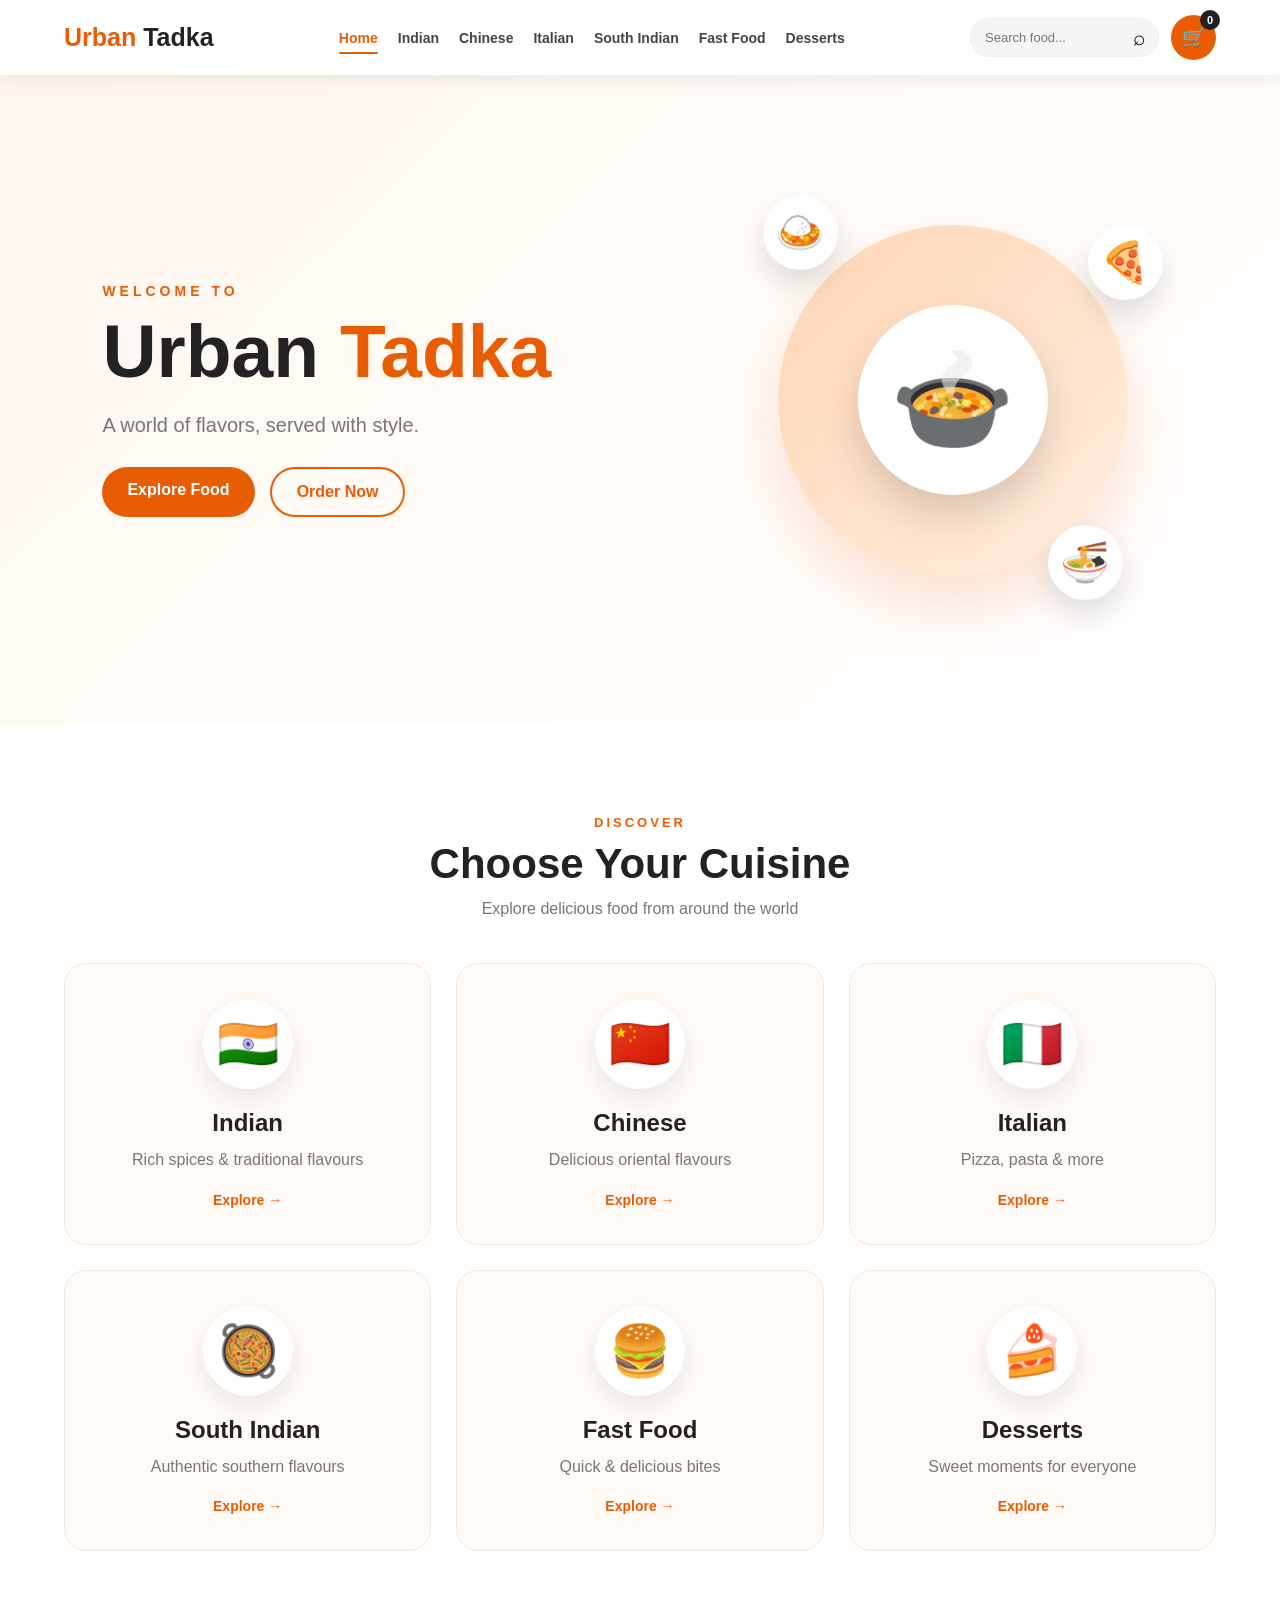
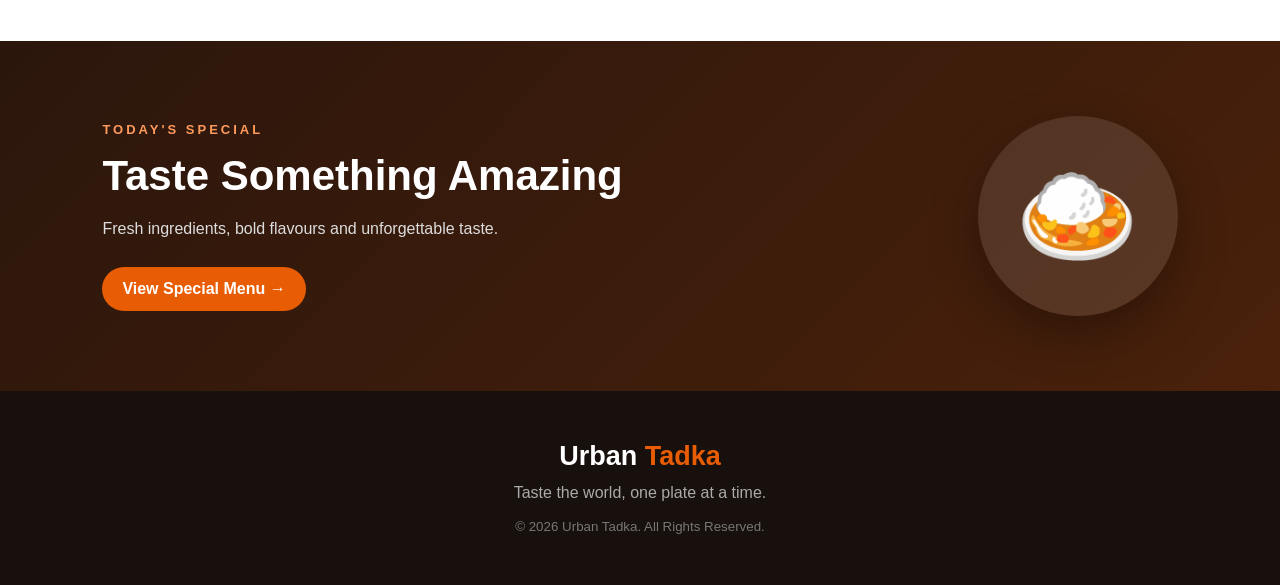
<file: index.html>
<!DOCTYPE html>
<html lang="en">

<head>

    <meta charset="UTF-8">

    <meta
        name="viewport"
        content="width=device-width, initial-scale=1.0"
    >

    <title>Urban Tadka | 3D Restaurant</title>

    <link
        rel="stylesheet"
        href="style.css"
    >

</head>


<body>


    <!-- =====================================
         NAVBAR
    ====================================== -->

    <header class="navbar">


        <a
            href="index.html"
            class="logo"
        >
            <span>Urban</span> Tadka
        </a>


        <nav
            class="nav-links"
            id="navLinks"
        >
            <!-- JavaScript automatically adds links -->
        </nav>


        <div class="nav-actions">


            <!-- SEARCH -->

            <div class="search-box">

                <input
                    type="text"
                    id="searchInput"
                    placeholder="Search food..."
                    autocomplete="off"
                >

                <button id="searchBtn">
                    ⌕
                </button>

            </div>


            <!-- CART -->

            <button
                class="cart-btn"
                id="cartBtn"
            >

                🛒

                <span id="cartCount">
                    0
                </span>

            </button>


        </div>

    </header>



    <!-- =====================================
         HERO
    ====================================== -->

    <section class="hero">


        <div class="hero-content">


            <p class="hero-small">
                WELCOME TO
            </p>


            <h1>
                Urban <span>Tadka</span>
            </h1>


            <p class="hero-text">
                A world of flavors, served with style.
            </p>


            <div class="hero-buttons">


                <a
                    href="#cuisines"
                    class="primary-btn"
                >
                    Explore Food
                </a>


                <a
                    href="indian.html"
                    class="secondary-btn"
                >
                    Order Now
                </a>


            </div>


        </div>



        <!-- 3D FOOD -->

        <div class="hero-food">


            <div class="food-circle"></div>


            <div class="floating-food food-one">
                🍛
            </div>


            <div class="floating-food food-two">
                🍕
            </div>


            <div class="floating-food food-three">
                🍜
            </div>


            <div class="main-food">
                🍲
            </div>


        </div>


    </section>



    <!-- =====================================
         CUISINES
    ====================================== -->

    <section
        class="cuisines"
        id="cuisines"
    >


        <div class="section-heading">


            <p>
                DISCOVER
            </p>


            <h2>
                Choose Your Cuisine
            </h2>


            <span>
                Explore delicious food from around the world
            </span>


        </div>



        <!-- Cards automatically generated -->

        <div
            class="cuisine-grid"
            id="cuisineGrid"
        >
        </div>


    </section>



    <!-- =====================================
         SEARCH RESULTS
    ====================================== -->

    <section
        class="search-results"
        id="searchResults"
    >


        <div class="section-heading">


            <p>
                SEARCH
            </p>


            <h2>
                Search Results
            </h2>


            <span id="searchText">
            </span>


        </div>


        <div
            class="search-grid"
            id="searchGrid"
        >
        </div>


    </section>



    <!-- =====================================
         TODAY SPECIAL
    ====================================== -->

    <section class="special">


        <div class="special-text">


            <p>
                TODAY'S SPECIAL
            </p>


            <h2>
                Taste Something Amazing
            </h2>


            <span>
                Fresh ingredients, bold flavours and
                unforgettable taste.
            </span>


            <a href="indian.html">
                View Special Menu →
            </a>


        </div>


        <div class="special-food">
            🍛
        </div>


    </section>



    <!-- =====================================
         CART
    ====================================== -->

    <div
        class="cart-overlay"
        id="cartOverlay"
    >


        <div class="cart-box">


            <button
                class="close-cart"
                id="closeCart"
            >
                ×
            </button>


            <h2>
                Your Cart 🛒
            </h2>


            <div id="cartItems">


                <p class="empty-cart">
                    Your cart is empty.
                </p>


            </div>


            <div class="cart-total">


                <span>
                    Total
                </span>


                <strong id="cartTotal">
                    ₹0
                </strong>


            </div>


            <button
                class="checkout-btn"
                id="checkoutBtn"
            >
                Checkout
            </button>


        </div>


    </div>



    <!-- =====================================
         FOOTER
    ====================================== -->

    <footer>


        <div class="footer-logo">

            Urban
            <span>Tadka</span>

        </div>


        <p>
            Taste the world, one plate at a time.
        </p>


        <small>
            © 2026 Urban Tadka. All Rights Reserved.
        </small>


    </footer>



    <script src="script.js"></script>

</body>

</html>
</file>
<file: style.css>
/* =========================================
   RESET
========================================= */

* {
    margin: 0;
    padding: 0;
    box-sizing: border-box;
}


html {
    scroll-behavior: smooth;
}


body {
    font-family:
        Arial,
        Helvetica,
        sans-serif;

    background: #fffaf5;

    color: #222;

    overflow-x: hidden;
}


/* =========================================
   NAVBAR
========================================= */

.navbar {

    width: 100%;

    min-height: 75px;

    display: flex;

    align-items: center;

    justify-content: space-between;

    gap: 25px;

    padding: 15px 5%;

    background: #ffffff;

    box-shadow:
        0 4px 20px
        rgba(0, 0, 0, 0.08);

    position: sticky;

    top: 0;

    z-index: 1000;
}


/* LOGO */

.logo {

    text-decoration: none;

    color: #222;

    font-size: 25px;

    font-weight: 800;

    white-space: nowrap;
}


.logo span {

    color: #e85d04;

}


/* NAV LINKS */

.nav-links {

    display: flex;

    align-items: center;

    justify-content: center;

    gap: 20px;

    flex: 1;
}


.nav-links a {

    text-decoration: none;

    color: #444;

    font-size: 14px;

    font-weight: 600;

    position: relative;

    padding: 8px 0;

    transition: 0.3s;
}


.nav-links a:hover {

    color: #e85d04;

}


.nav-links a.active {

    color: #e85d04;

}


.nav-links a.active::after {

    content: "";

    position: absolute;

    left: 0;

    right: 0;

    bottom: 0;

    height: 2px;

    background: #e85d04;

    border-radius: 10px;

}


/* =========================================
   NAV ACTIONS
========================================= */

.nav-actions {

    display: flex;

    align-items: center;

    gap: 12px;

}


/* SEARCH */

.search-box {

    display: flex;

    align-items: center;

    background: #f5f5f5;

    border-radius: 25px;

    overflow: hidden;

    border: 1px solid #eee;

}


.search-box input {

    width: 150px;

    border: none;

    outline: none;

    background: transparent;

    padding: 11px 14px;

    font-size: 13px;

}


.search-box button {

    border: none;

    background: transparent;

    font-size: 21px;

    padding: 5px 12px;

    cursor: pointer;

}


/* CART */

.cart-btn {

    position: relative;

    border: none;

    background: #e85d04;

    color: white;

    width: 45px;

    height: 45px;

    border-radius: 50%;

    cursor: pointer;

    font-size: 19px;

    transition: 0.3s;
}


.cart-btn:hover {

    transform: scale(1.08);

}


.cart-btn span {

    position: absolute;

    top: -5px;

    right: -4px;

    min-width: 20px;

    height: 20px;

    display: flex;

    align-items: center;

    justify-content: center;

    background: #222;

    color: white;

    border-radius: 50%;

    font-size: 11px;

    font-weight: bold;

}


/* =========================================
   HERO
========================================= */

.hero {

    min-height: 650px;

    display: flex;

    align-items: center;

    justify-content: space-between;

    padding: 70px 8%;

    background:
        linear-gradient(
            135deg,
            #fff7ef,
            #fff
        );

    gap: 50px;

    overflow: hidden;
}


.hero-content {

    max-width: 600px;

}


.hero-small {

    color: #e85d04;

    font-size: 14px;

    font-weight: 800;

    letter-spacing: 4px;

    margin-bottom: 15px;
}


.hero h1 {

    font-size: 75px;

    line-height: 1;

    margin-bottom: 25px;

    font-weight: 900;
}


.hero h1 span {

    color: #e85d04;

}


.hero-text {

    color: #777;

    font-size: 20px;

    margin-bottom: 30px;
}


/* HERO BUTTONS */

.hero-buttons {

    display: flex;

    gap: 15px;

    flex-wrap: wrap;

}


.primary-btn,
.secondary-btn {

    text-decoration: none;

    padding: 14px 25px;

    border-radius: 30px;

    font-weight: 700;

    transition: 0.3s;

}


.primary-btn {

    background: #e85d04;

    color: white;

}


.primary-btn:hover {

    background: #c94e03;

    transform: translateY(-3px);

}


.secondary-btn {

    border: 2px solid #e85d04;

    color: #e85d04;

}


.secondary-btn:hover {

    background: #e85d04;

    color: white;

}


/* =========================================
   HERO FOOD
========================================= */

.hero-food {

    width: 450px;

    height: 450px;

    position: relative;

    display: flex;

    justify-content: center;

    align-items: center;
}


.food-circle {

    position: absolute;

    width: 350px;

    height: 350px;

    border-radius: 50%;

    background:
        linear-gradient(
            135deg,
            #ffd6b5,
            #ffeede
        );

    box-shadow:
        0 30px 60px
        rgba(232, 93, 4, 0.18);

}


.main-food {

    position: relative;

    z-index: 3;

    width: 190px;

    height: 190px;

    border-radius: 50%;

    display: flex;

    align-items: center;

    justify-content: center;

    font-size: 100px;

    background: white;

    box-shadow:
        0 20px 40px
        rgba(0, 0, 0, 0.15);

    animation: floatMain 4s ease-in-out infinite;
}


.floating-food {

    position: absolute;

    z-index: 5;

    width: 75px;

    height: 75px;

    border-radius: 50%;

    background: white;

    display: flex;

    align-items: center;

    justify-content: center;

    font-size: 40px;

    box-shadow:
        0 15px 30px
        rgba(0, 0, 0, 0.12);

}


.food-one {

    top: 20px;

    left: 35px;

    animation:
        floatOne 4s ease-in-out infinite;
}


.food-two {

    top: 50px;

    right: 15px;

    animation:
        floatTwo 5s ease-in-out infinite;
}


.food-three {

    bottom: 25px;

    right: 55px;

    animation:
        floatThree 4.5s ease-in-out infinite;
}


/* =========================================
   HERO ANIMATIONS
========================================= */

@keyframes floatMain {

    0%,
    100% {
        transform: translateY(0) rotate(0);
    }

    50% {
        transform: translateY(-15px) rotate(4deg);
    }

}


@keyframes floatOne {

    0%,
    100% {
        transform: translateY(0);
    }

    50% {
        transform: translateY(-20px);
    }

}


@keyframes floatTwo {

    0%,
    100% {
        transform: translateY(0);
    }

    50% {
        transform: translateY(18px);
    }

}


@keyframes floatThree {

    0%,
    100% {
        transform: translateY(0);
    }

    50% {
        transform: translateY(-15px);
    }

}


/* =========================================
   SECTION HEADING
========================================= */

.section-heading {

    text-align: center;

    margin-bottom: 45px;

}


.section-heading p {

    color: #e85d04;

    font-size: 13px;

    font-weight: 800;

    letter-spacing: 3px;

    margin-bottom: 10px;

}


.section-heading h2 {

    font-size: 42px;

    margin-bottom: 12px;

}


.section-heading span {

    color: #777;

    font-size: 16px;

}


/* =========================================
   CUISINES
========================================= */

.cuisines {

    padding: 90px 5%;

    background: white;

}


.cuisine-grid {

    max-width: 1300px;

    margin: auto;

    display: grid;

    grid-template-columns:
        repeat(3, 1fr);

    gap: 25px;

}


/* CUISINE CARD */

.cuisine-card {

    text-decoration: none;

    color: #222;

    background: #fffaf5;

    border-radius: 22px;

    padding: 35px 25px;

    text-align: center;

    border: 1px solid #f3e8df;

    transition:
        transform 0.3s ease,
        box-shadow 0.3s ease;

}


.cuisine-card:hover {

    transform:
        translateY(-10px);

    box-shadow:
        0 20px 45px
        rgba(0, 0, 0, 0.12);

}


.card-icon {

    width: 90px;

    height: 90px;

    margin:
        0 auto 20px;

    border-radius: 50%;

    display: flex;

    align-items: center;

    justify-content: center;

    font-size: 50px;

    background: white;

    box-shadow:
        0 10px 25px
        rgba(0, 0, 0, 0.08);

}


.cuisine-card h3 {

    font-size: 24px;

    margin-bottom: 10px;

}


.cuisine-card p {

    color: #777;

    line-height: 1.6;

    margin-bottom: 18px;

}


.cuisine-card strong {

    color: #e85d04;

    font-size: 14px;

}


/* =========================================
   SEARCH RESULTS
========================================= */

.search-results {

    padding: 80px 5%;

    background: #fff4eb;

}


.search-grid {

    max-width: 1200px;

    margin: auto;

    display: grid;

    grid-template-columns:
        repeat(3, 1fr);

    gap: 25px;

}


.search-food-card {

    background: white;

    border-radius: 18px;

    overflow: hidden;

    box-shadow:
        0 8px 25px
        rgba(0, 0, 0, 0.08);

}


.search-food-card img {

    width: 100%;

    height: 220px;

    object-fit: cover;

    display: block;

}


.search-food-content {

    padding: 20px;

}


.search-food-content span {

    display: inline-block;

    color: #e85d04;

    font-size: 12px;

    font-weight: 800;

    margin-bottom: 7px;

}


.search-food-content h3 {

    font-size: 21px;

    margin-bottom: 10px;

}


.search-food-content strong {

    display: block;

    color: #e85d04;

    font-size: 19px;

    margin-bottom: 15px;

}


.search-food-content a {

    display: inline-block;

    background: #222;

    color: white;

    text-decoration: none;

    padding: 10px 15px;

    border-radius: 8px;

    font-size: 13px;

    font-weight: 700;

}


.no-results {

    grid-column: 1 / -1;

    text-align: center;

    padding: 50px;

}


.no-results h3 {

    font-size: 24px;

    margin-bottom: 10px;

}


.no-results p {

    color: #777;

}


/* =========================================
   SPECIAL
========================================= */

.special {

    min-height: 350px;

    padding: 60px 8%;

    display: flex;

    align-items: center;

    justify-content: space-between;

    gap: 40px;

    background:
        linear-gradient(
            135deg,
            #2b160c,
            #4a210b
        );

    color: white;

}


.special-text {

    max-width: 650px;

}


.special-text p {

    color: #ff9a5c;

    font-size: 13px;

    font-weight: 800;

    letter-spacing: 3px;

    margin-bottom: 15px;

}


.special-text h2 {

    font-size: 42px;

    margin-bottom: 15px;

}


.special-text span {

    display: block;

    color: #ddd;

    line-height: 1.7;

    margin-bottom: 25px;

}


.special-text a {

    display: inline-block;

    color: white;

    text-decoration: none;

    background: #e85d04;

    padding: 13px 20px;

    border-radius: 25px;

    font-weight: bold;

}


.special-food {

    width: 200px;

    height: 200px;

    border-radius: 50%;

    display: flex;

    justify-content: center;

    align-items: center;

    font-size: 100px;

    background: rgba(255,255,255,0.1);

    box-shadow:
        0 20px 50px
        rgba(0,0,0,0.3);

}


/* =========================================
   CART OVERLAY
========================================= */

.cart-overlay {

    position: fixed;

    inset: 0;

    display: none;

    align-items: center;

    justify-content: center;

    padding: 20px;

    background:
        rgba(0, 0, 0, 0.65);

    z-index: 9999;

}


.cart-overlay.show {

    display: flex;

}


.cart-box {

    width: 100%;

    max-width: 600px;

    max-height: 85vh;

    overflow-y: auto;

    background: white;

    border-radius: 22px;

    padding: 30px;

    position: relative;

    animation:
        cartOpen 0.3s ease;

}


@keyframes cartOpen {

    from {

        opacity: 0;

        transform: scale(0.9);

    }

    to {

        opacity: 1;

        transform: scale(1);

    }

}


.cart-box h2 {

    font-size: 28px;

    margin-bottom: 20px;

}


/* CLOSE */

.close-cart {

    position: absolute;

    top: 15px;

    right: 15px;

    width: 40px;

    height: 40px;

    border: none;

    border-radius: 50%;

    background: #f2f2f2;

    font-size: 25px;

    cursor: pointer;

}


.close-cart:hover {

    background: #e85d04;

    color: white;

}


/* CART ITEM */

.cart-item {

    display: flex;

    align-items: center;

    gap: 15px;

    padding: 15px 0;

    border-bottom: 1px solid #eee;

}


.cart-item-info {

    flex: 1;

}


.cart-item-info h4 {

    font-size: 16px;

    margin-bottom: 5px;

}


.cart-item-info span {

    color: #e85d04;

    font-size: 14px;

}


/* QUANTITY */

.quantity-controls {

    display: flex;

    align-items: center;

    gap: 8px;

}


.quantity-controls button {

    width: 30px;

    height: 30px;

    border: none;

    border-radius: 6px;

    background: #eee;

    cursor: pointer;

    font-size: 18px;

}


.quantity-controls button:hover {

    background: #e85d04;

    color: white;

}


/* REMOVE */

.remove-item {

    border: none;

    background: transparent;

    color: #dc3545;

    font-size: 22px;

    cursor: pointer;

}


/* EMPTY */

.empty-cart {

    text-align: center;

    color: #777;

    padding: 40px 10px;

}


/* TOTAL */

.cart-total {

    display: flex;

    align-items: center;

    justify-content: space-between;

    border-top: 2px solid #eee;

    margin-top: 20px;

    padding-top: 20px;

    font-size: 18px;

}


.cart-total strong {

    color: #e85d04;

    font-size: 24px;

}


/* CHECKOUT */

.checkout-btn {

    width: 100%;

    border: none;

    background: #e85d04;

    color: white;

    padding: 15px;

    border-radius: 10px;

    margin-top: 20px;

    font-size: 16px;

    font-weight: 800;

    cursor: pointer;

}


.checkout-btn:hover {

    background: #c94e03;

}


/* =========================================
   FOOTER
========================================= */

footer {

    background: #17100c;

    color: white;

    text-align: center;

    padding: 50px 20px;

}


.footer-logo {

    font-size: 27px;

    font-weight: 800;

    margin-bottom: 12px;

}


.footer-logo span {

    color: #e85d04;

}


footer p {

    color: #aaa;

    margin-bottom: 15px;

}


footer small {

    color: #777;

}


/* =========================================
   TABLET
========================================= */

@media (max-width: 1100px) {

    .navbar {

        padding:
            15px 3%;

    }


    .nav-links {

        gap: 12px;

    }


    .nav-links a {

        font-size: 12px;

    }


    .hero {

        padding:
            60px 5%;

    }


    .hero h1 {

        font-size: 60px;

    }


    .hero-food {

        width: 380px;

        height: 380px;

    }


    .food-circle {

        width: 300px;

        height: 300px;

    }

}


/* =========================================
   MOBILE
========================================= */

@media (max-width: 800px) {

    .navbar {

        flex-wrap: wrap;

    }


    .nav-links {

        order: 3;

        flex-basis: 100%;

        overflow-x: auto;

        justify-content: flex-start;

        padding-bottom: 5px;

    }


    .nav-actions {

        margin-left: auto;

    }


    .hero {

        flex-direction: column;

        text-align: center;

        padding:
            60px 20px;

    }


    .hero-content {

        max-width: 100%;

    }


    .hero h1 {

        font-size: 50px;

    }


    .hero-buttons {

        justify-content: center;

    }


    .hero-food {

        width: 330px;

        height: 330px;

    }


    .food-circle {

        width: 260px;

        height: 260px;

    }


    .cuisine-grid {

        grid-template-columns:
            repeat(2, 1fr);

    }


    .search-grid {

        grid-template-columns:
            repeat(2, 1fr);

    }


    .special {

        text-align: center;

        flex-direction: column;

    }

}


/* =========================================
   SMALL MOBILE
========================================= */

@media (max-width: 550px) {

    .navbar {

        gap: 12px;

    }


    .logo {

        font-size: 21px;

    }


    .search-box input {

        width: 110px;

    }


    .hero h1 {

        font-size: 40px;

    }


    .hero-text {

        font-size: 17px;

    }


    .section-heading h2 {

        font-size: 31px;

    }


    .cuisine-grid {

        grid-template-columns: 1fr;

    }


    .search-grid {

        grid-template-columns: 1fr;

    }


    .special-text h2 {

        font-size: 31px;

    }


    .special-food {

        width: 150px;

        height: 150px;

        font-size: 75px;

    }


    .cart-item {

        flex-wrap: wrap;

    }

}
/* =========================================
   CHECKOUT MODAL
========================================= */

.checkout-overlay {

    position: fixed;

    inset: 0;

    background: rgba(0, 0, 0, 0.70);

    z-index: 5000;

    display: flex;

    align-items: center;

    justify-content: center;

    padding: 20px;

}


/* CHECKOUT BOX */

.checkout-box {

    width: 520px;

    max-width: 100%;

    max-height: 90vh;

    overflow-y: auto;

    background: #ffffff;

    border-radius: 22px;

    padding: 32px;

    position: relative;

    box-shadow:
        0 20px 60px
        rgba(0, 0, 0, 0.30);

    animation:
        checkoutOpen 0.25s ease;

}


@keyframes checkoutOpen {

    from {

        opacity: 0;

        transform:
            scale(0.92)
            translateY(20px);

    }

    to {

        opacity: 1;

        transform:
            scale(1)
            translateY(0);

    }

}


/* CLOSE BUTTON */

.checkout-close {

    position: absolute;

    right: 18px;

    top: 15px;

    width: 42px;

    height: 42px;

    border: none;

    border-radius: 50%;

    background: #f1f1f1;

    color: #222;

    font-size: 28px;

    cursor: pointer;

}


.checkout-close:hover {

    background: #f05a00;

    color: white;

}


/* HEADING */

.checkout-box h2 {

    font-size: 28px;

    margin-bottom: 7px;

}


.checkout-subtitle {

    color: #777;

    margin-bottom: 25px;

}


/* FORM */

.checkout-form {

    display: flex;

    flex-direction: column;

}


.checkout-form label {

    font-size: 14px;

    font-weight: 600;

    margin-bottom: 7px;

    color: #333;

}


.checkout-form input,
.checkout-form textarea {

    width: 100%;

    padding: 13px 15px;

    border: 1px solid #ddd;

    border-radius: 9px;

    outline: none;

    font-size: 15px;

    margin-bottom: 17px;

    font-family: inherit;

}


.checkout-form input:focus,
.checkout-form textarea:focus {

    border-color: #f05a00;

    box-shadow:
        0 0 0 2px
        rgba(240, 90, 0, 0.10);

}


.checkout-form textarea {

    resize: vertical;

}


/* PAYMENT HEADING */

.checkout-form h3 {

    font-size: 20px;

    margin-top: 5px;

    margin-bottom: 14px;

}


/* PAYMENT OPTIONS */

.payment-options {

    display: flex;

    flex-direction: column;

    gap: 10px;

    margin-bottom: 22px;

}


.payment-option {

    display: flex;

    align-items: center;

    gap: 12px;

    padding: 14px;

    border: 1px solid #ddd;

    border-radius: 10px;

    cursor: pointer;

    transition: 0.2s;

}


.payment-option:hover {

    border-color: #f05a00;

    background: #fff8f2;

}


.payment-option input {

    width: 17px;

    height: 17px;

    margin: 0;

    accent-color: #f05a00;

}


.payment-option span {

    font-size: 15px;

    font-weight: 600;

}


/* TOTAL */

.checkout-total {

    display: flex;

    align-items: center;

    justify-content: space-between;

    border-top: 1px solid #ddd;

    padding-top: 20px;

    margin-top: 5px;

}


.checkout-total span {

    font-size: 17px;

    font-weight: 600;

}


.checkout-total strong {

    color: #f05a00;

    font-size: 25px;

}


/* PLACE ORDER */

.place-order-btn {

    width: 100%;

    border: none;

    background: #f05a00;

    color: white;

    padding: 15px;

    border-radius: 10px;

    margin-top: 20px;

    font-size: 17px;

    font-weight: 700;

    cursor: pointer;

    transition: 0.3s;

}


.place-order-btn:hover {

    background: #d94e00;

    transform: translateY(-1px);

}


/* MOBILE */

@media (max-width: 600px) {

    .checkout-box {

        padding: 25px 20px;

        border-radius: 17px;

    }


    .checkout-box h2 {

        font-size: 24px;

    }


    .checkout-total strong {

        font-size: 22px;

    }

}
</file>
